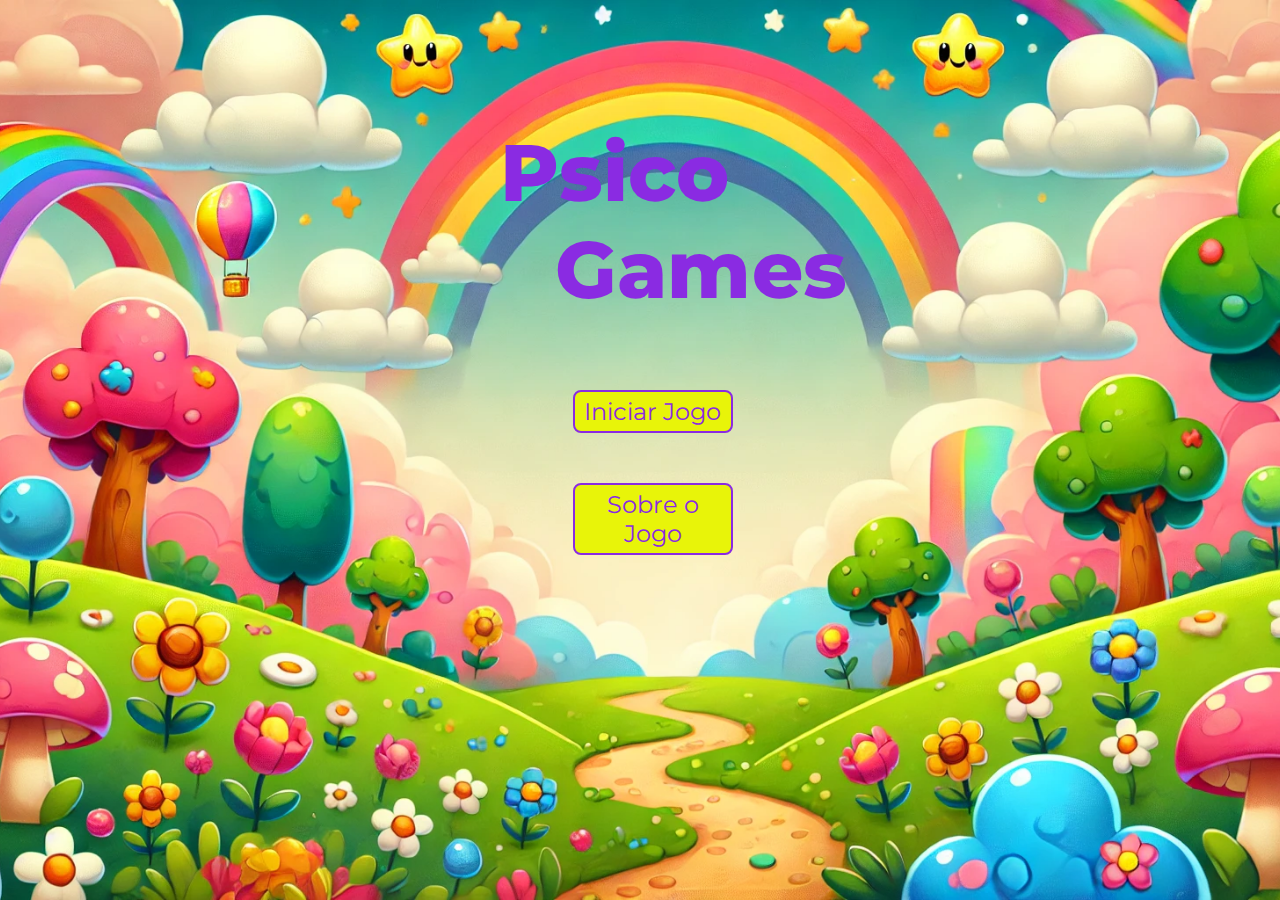
<file: index.html>
<!DOCTYPE html>
<html lang="pt-BR">
<head>
  <meta charset="UTF-8">
  <meta name="viewport" content="width=device-width, initial-scale=1.0">
  <title>PsicoGame</title>
  <link rel="stylesheet" href="styles/index_style.css">
</head>
<body>
  <main class="menu">
    <section class="menu__itens">
        <h1>
          <span class="menu__itens__titulo__psico">Psico</span>
          <span class="menu__itens__titulo__games">Games</span>
        </h1>
        <nav class="menu__itens__botoes">
            <a class="menu__itens__botoes__botao" href="game.html">
                Iniciar Jogo
            </a>
            <a class="menu__itens__botoes__botao" href="about.html">    
                Sobre o Jogo
            </a>
        </nav>
    </section>
  </main>
</body>
</html>
</file>
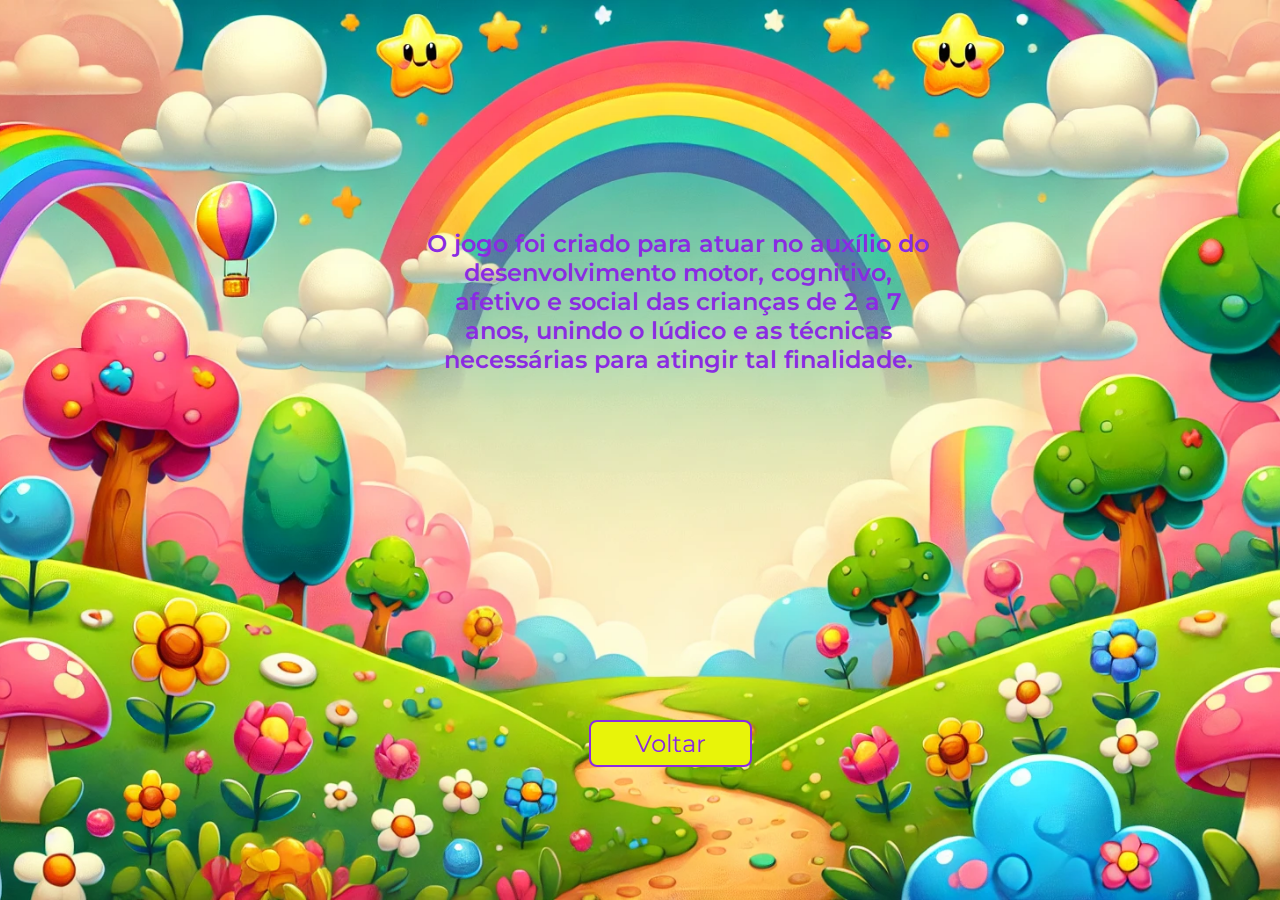
<file: about.html>
<!DOCTYPE html>
<html lang="pt-BR">
<head>
  <meta charset="UTF-8">
  <meta name="viewport" content="width=device-width, initial-scale=1.0">
  <title>PsicoGame</title>
  <link rel="stylesheet" href="styles/about_style.css">
</head>

<body>

  <main class="principal">
    <section class="principal__titulo">
      <p class="principal__titulo__texto">O jogo foi criado para atuar no auxílio do desenvolvimento motor, cognitivo, 
        afetivo e social das crianças de 2 a 7 anos, unindo o lúdico e as técnicas necessárias para atingir tal finalidade.</p>
    </section>
  </main>

  <footer class="rodape">
    <nav class="rodape__botoes">
      <a class="rodape__botoes__botao" href="index.html">
        Voltar
      </a>
    </nav>
  </footer>

</body>
</html>
</file>
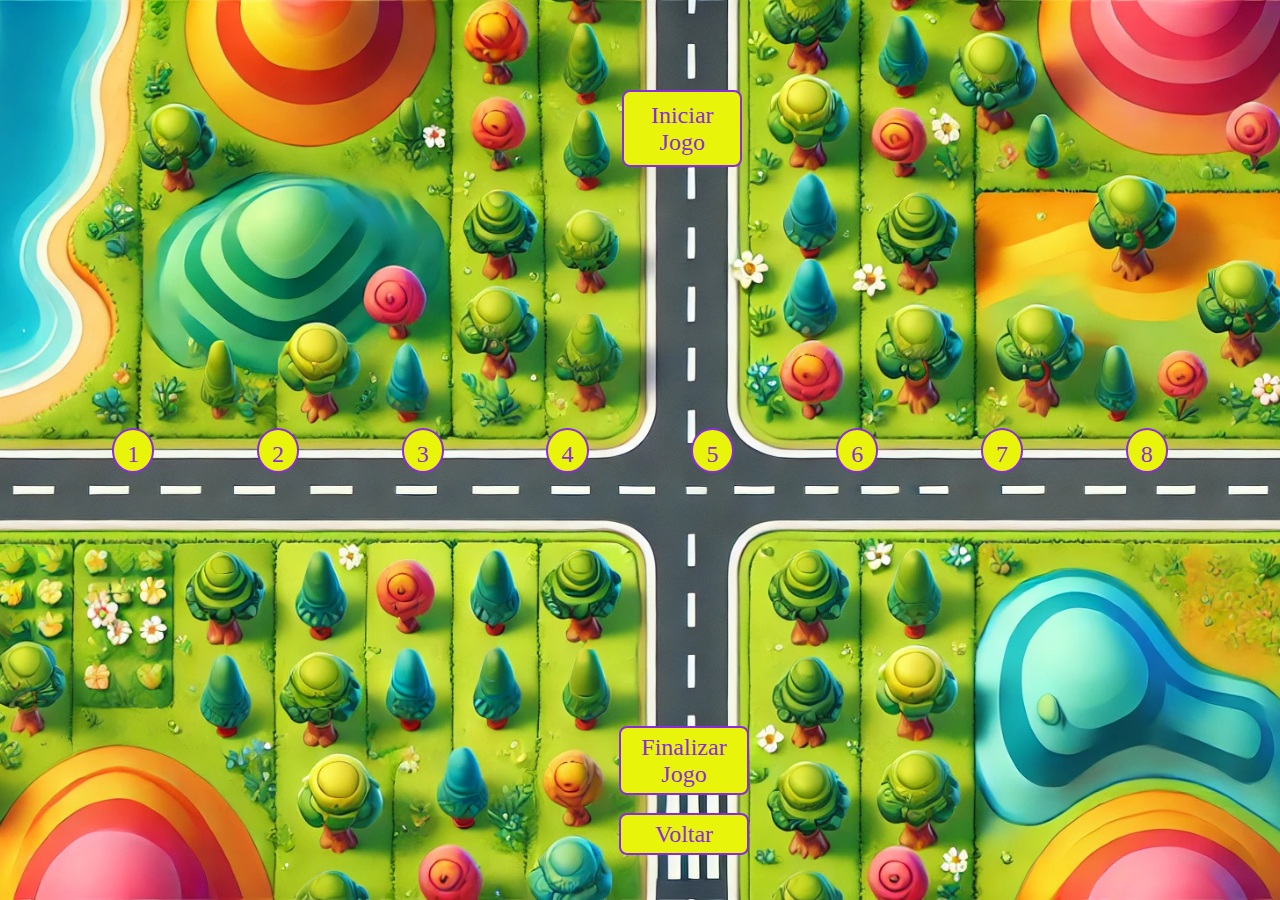
<file: game.html>
<!DOCTYPE html>
<html lang="pt-BR">
<head>
  <meta charset="UTF-8">
  <meta name="viewport" content="width=device-width, initial-scale=1.0">
  <title>PsicoGame</title>
  <link rel="stylesheet" href="styles/game_style.css">
</head>
<body>

  <header class="cabecalho">
    <nav class="cabecalho__inicio">
      <a class="cabecalho__inicio__botao" href="#" onclick="abrirVideo('../assets/intro.mp4')">
        Iniciar Jogo
      </a>
    </nav>
  </header>

  <main class="principal">
    <section class="principal__fases">
        <nav class="principal__fases__botoes">
          <a class="principal__fases__botoes__botao" href="#" onclick="abrirVideo('../assets/fase 1.mp4')">1</a>
          <a class="principal__fases__botoes__botao" href="#" onclick="abrirVideo('../assets/fase 2.mp4')">2</a>
          <a class="principal__fases__botoes__botao" href="#" onclick="abrirVideo('../assets/fase 3.mp4')">3</a>
          <a class="principal__fases__botoes__botao" href="#" onclick="abrirVideo('../assets/fase 4.mp4')">4</a>
          <a class="principal__fases__botoes__botao" href="#" onclick="abrirVideo('../assets/fase 5.mp4')">5</a>
          <a class="principal__fases__botoes__botao" href="#" onclick="abrirVideo('../assets/fase 6.mp4')">6</a>
          <a class="principal__fases__botoes__botao" href="#" onclick="abrirVideo('../assets/fase 7.mp4')">7</a>
          <a class="principal__fases__botoes__botao" href="#" onclick="abrirVideo('../assets/fase 8.mp4')">8</a>
        </nav>
        <div id="videoContainer">
          <video id="videoPlayer" controls onended="fecharVideo()">
            <source id="videoSource" src="" type="video/mp4">
            Seu navegador não suporta o elemento de vídeo.
          </video>
          <button onclick="fecharVideo()" style="position: absolute; top: 10px; right: 10px;">Fechar</button>
        </div>
    </section>
  </main>

  <footer class="rodape">
    <nav class="rodape__botoes">
      <a class="rodape__botoes__botao" href="#" onclick="abrirVideo('../assets/final.mp4')">
        Finalizar Jogo
      </a>
      <a class="rodape__botoes__botao" href="index.html">
        Voltar
      </a>
    </nav>
  </footer>

  <script>
    function abrirVideo(videoFile) {
      var videoContainer = document.getElementById('videoContainer');
      var videoPlayer = document.getElementById('videoPlayer');
      var videoSource = document.getElementById('videoSource');
      
      videoSource.src = videoFile;  // Define o caminho do vídeo
      videoPlayer.load();  // Carrega o novo vídeo
      videoContainer.style.display = 'block';  // Mostra o vídeo
    }

    function fecharVideo() {
      var videoContainer = document.getElementById('videoContainer');
      var videoPlayer = document.getElementById('videoPlayer');
      
      videoPlayer.pause();  // Pausa o vídeo caso esteja em execução
      videoContainer.style.display = 'none';  // Esconde o contêiner do vídeo
    }
  </script>

</body>
</html>
</file>
<file: styles/index_style.css>
@import url('https://fonts.googleapis.com/css2?family=Montserrat:ital,wght@0,100..900;1,100..900&family=Updock&display=swap');


html, body {
    height: 100%;
    margin: 0;
}

body {
    height: 100%;
    background-image: url('../assets/fundo_inicial.png');
    background-size: cover;
    background-position: center;
    background-repeat: no-repeat; 
}

.menu{
    display: flex;
    justify-content: center;
    align-items: center;
    width: 40%; /* Defina a largura que você deseja */
    height: 100%; /* Defina a altura que você deseja */
    flex-direction: column;
    text-align: center;
    padding-left: 30%;
}


.menu__itens{
    height: 100%;
    width: 100%;
    text-align: center;
    padding-top: 20%;
}
  

.menu__itens__titulo__psico {
    display: block;
    font-size: 5rem;
    font-weight: bold;
    color: blueviolet;
    font-family: "Montserrat", serif;
    font-weight: 800;
    transform: translateX(-5%); /* Ajusta um pouco para a esquerda */
}

.menu__itens__titulo__games {
    display: block;
    font-size: 5rem;
    font-weight: bold;
    color: blueviolet;
    font-family: "Montserrat", serif;
    font-weight: 800;
    transform: translateX(12%); /* Ajusta um pouco para a direita */
}

.menu__itens__botoes{
    display: flex;
    justify-content: space-between;
    align-items: center;
    gap: 50px;
    flex-direction: column;
    padding-top: 10%;
    padding-left: 5%;
}

.menu__itens__botoes__botao{
    display: flex;
    justify-content: center;
    gap: 5px;
    width: 30%;
    text-align: center;
    border-radius: 8px;
    font-size: 1.5rem;
    padding: 1%;
    text-decoration: none;
    color: blueviolet;
    font-family: "Montserrat", serif;
    font-weight: 400;
    border: 2px solid blueviolet;
    background-color: #e8f409;
}

.menu__itens__botoes__botao:hover{
    background-color: #dbd539;
}
</file>
<file: styles/about_style.css>
@import url('https://fonts.googleapis.com/css2?family=Montserrat:ital,wght@0,100..900;1,100..900&family=Updock&display=swap');


html, body {
    height: 100%;
    margin: 0;
}

body {
    height: 100%;
    background-image: url('../assets/fundo_inicial.png');
    background-size: cover;
    background-position: center;
    background-repeat: no-repeat; 
}


.principal{
    display: flex;
    justify-content: center;
    align-items: center;
    width: 40%; /* Defina a largura que você deseja */
    height: 80%; /* Defina a altura que você deseja */
    flex-direction: column;
    text-align: center;
    padding-left: 33%;
}


.principal__titulo{
    height: 100%;
    width: 100%;
    text-align: center;
    padding-top: 40%;
}

.principal__titulo__texto{
    display: flex;
    justify-content: center;
    align-items: center;
    font-size: 1.5rem;
    color: blueviolet;
    font-family: "Montserrat", serif;
    font-weight: 600;   
}

.rodape {
    display: flex;
    justify-content: center;
    width: 100%;
    margin-bottom: 5vh; /* Margem inferior adaptável à altura da viewport */
}

.rodape__botoes {
    display: flex;
    flex-direction: column;
    width: 100%;
    padding-left: 46%;
}

.rodape__botoes__botao {
    display: flex;
    justify-content: center;
    width: 21%;
    text-align: center;
    border-radius: 8px;
    font-size: 1.5rem;
    padding: 1%;
    text-decoration: none;
    color: blueviolet;
    font-family: "Montserrat", serif;
    font-weight: 400;
    border: 2px solid blueviolet;
    background-color: #e8f409;
    cursor: pointer;
}

.rodape__botoes__botao:hover {
    background-color: #dbd539;
}
</file>
<file: styles/game_style.css>
html, body {
    height: 100%;
    margin: 0;
    display: flex;
    flex-direction: column;
    align-items: center;
    justify-content: center;
    overflow: hidden;
}

body {
    background-image: url('../assets/fundo_game.png');
    background-size: cover;
    background-position: center;
    background-repeat: no-repeat; 
}

.cabecalho {
    display: flex;
    justify-content: center;
    width: 100%;
    margin-top: 10vh; /* Margem superior relativa à altura da viewport */
}

.cabecalho__inicio {
    display: flex;
    justify-content: center;
    width: 100%;
    padding-left: 8%;
}

.cabecalho__inicio__botao {
    display: flex;
    justify-content: center;
    width: 10%;
    text-align: center;
    border-radius: 8px;
    font-size: 1.5rem;
    padding: 1%;
    text-decoration: none;
    color: blueviolet;
    font-family: "Montserrat", serif;
    font-weight: 400;
    border: 2px solid blueviolet;
    background-color: #e8f409;
    cursor: pointer;
}

.cabecalho__inicio__botao:hover {
    background-color: #dbd539;
}

.principal {
    display: flex;
    justify-content: center;
    text-align: center;
    width: 100%;
    flex-grow: 1; /* Ocupa o espaço vertical disponível */
}

.principal__fases {
    display: flex;
    flex-direction: column;
    align-items: center;
    width: 100%;
}

.principal__fases__botoes {
    display: flex;
    justify-content: center;
    text-align: center;
    gap: 8vw; /* Espaço entre botões adaptável à largura da viewport */
    padding-top: 29vh; /* Margem superior relativa à altura da viewport */
}

.principal__fases__botoes__botao {
    display: flex;
    justify-content: center;
    width: 3vw; /* Largura do botão adaptável à largura da viewport */
    height: 1.5vw; /* Altura do botão adaptável à largura da viewport */
    text-align: center;
    border-radius: 50%;
    font-size: 1.5rem;
    padding: 1%;
    text-decoration: none;
    color: blueviolet;
    font-family: "Montserrat", serif;
    font-weight: 400;
    border: 2px solid blueviolet;
    background-color: #e8f409;
    cursor: pointer;
}

.principal__fases__botoes__botao:hover {
    background-color: #dbd539;
}

#videoContainer {
    display: none;
    position: fixed;
    top: 50%;
    left: 50%;
    transform: translate(-50%, -50%);
    z-index: 1000;
    padding: 10px;
    border-radius: 8px;
    width: 90vw;
    height: calc(90vw * 9 / 16); /* Mantém proporção 16:9 */
    max-height: 90vh;
    overflow: hidden;
}

#videoPlayer {
    width: 100%;
    height: 100%;
    object-fit: contain;
    display: block;
}

.rodape {
    display: flex;
    justify-content: center;
    margin-bottom: 5vh; /* Margem inferior adaptável à altura da viewport */
    width: 100%;
}

.rodape__botoes {
    display: flex;
    flex-direction: column;
    gap: 2vh; /* Espaço entre botões adaptável à altura da viewport */
    width: 100%;
    padding-left: 48%;
}

.rodape__botoes__botao {
    display: flex;
    justify-content: center;
    width: 21%;
    text-align: center;
    border-radius: 8px;
    font-size: 1.5rem;
    padding: 1%;
    text-decoration: none;
    color: blueviolet;
    font-family: "Montserrat", serif;
    font-weight: 400;
    border: 2px solid blueviolet;
    background-color: #e8f409;
    cursor: pointer;
}

.rodape__botoes__botao:hover {
    background-color: #dbd539;
}
</file>
